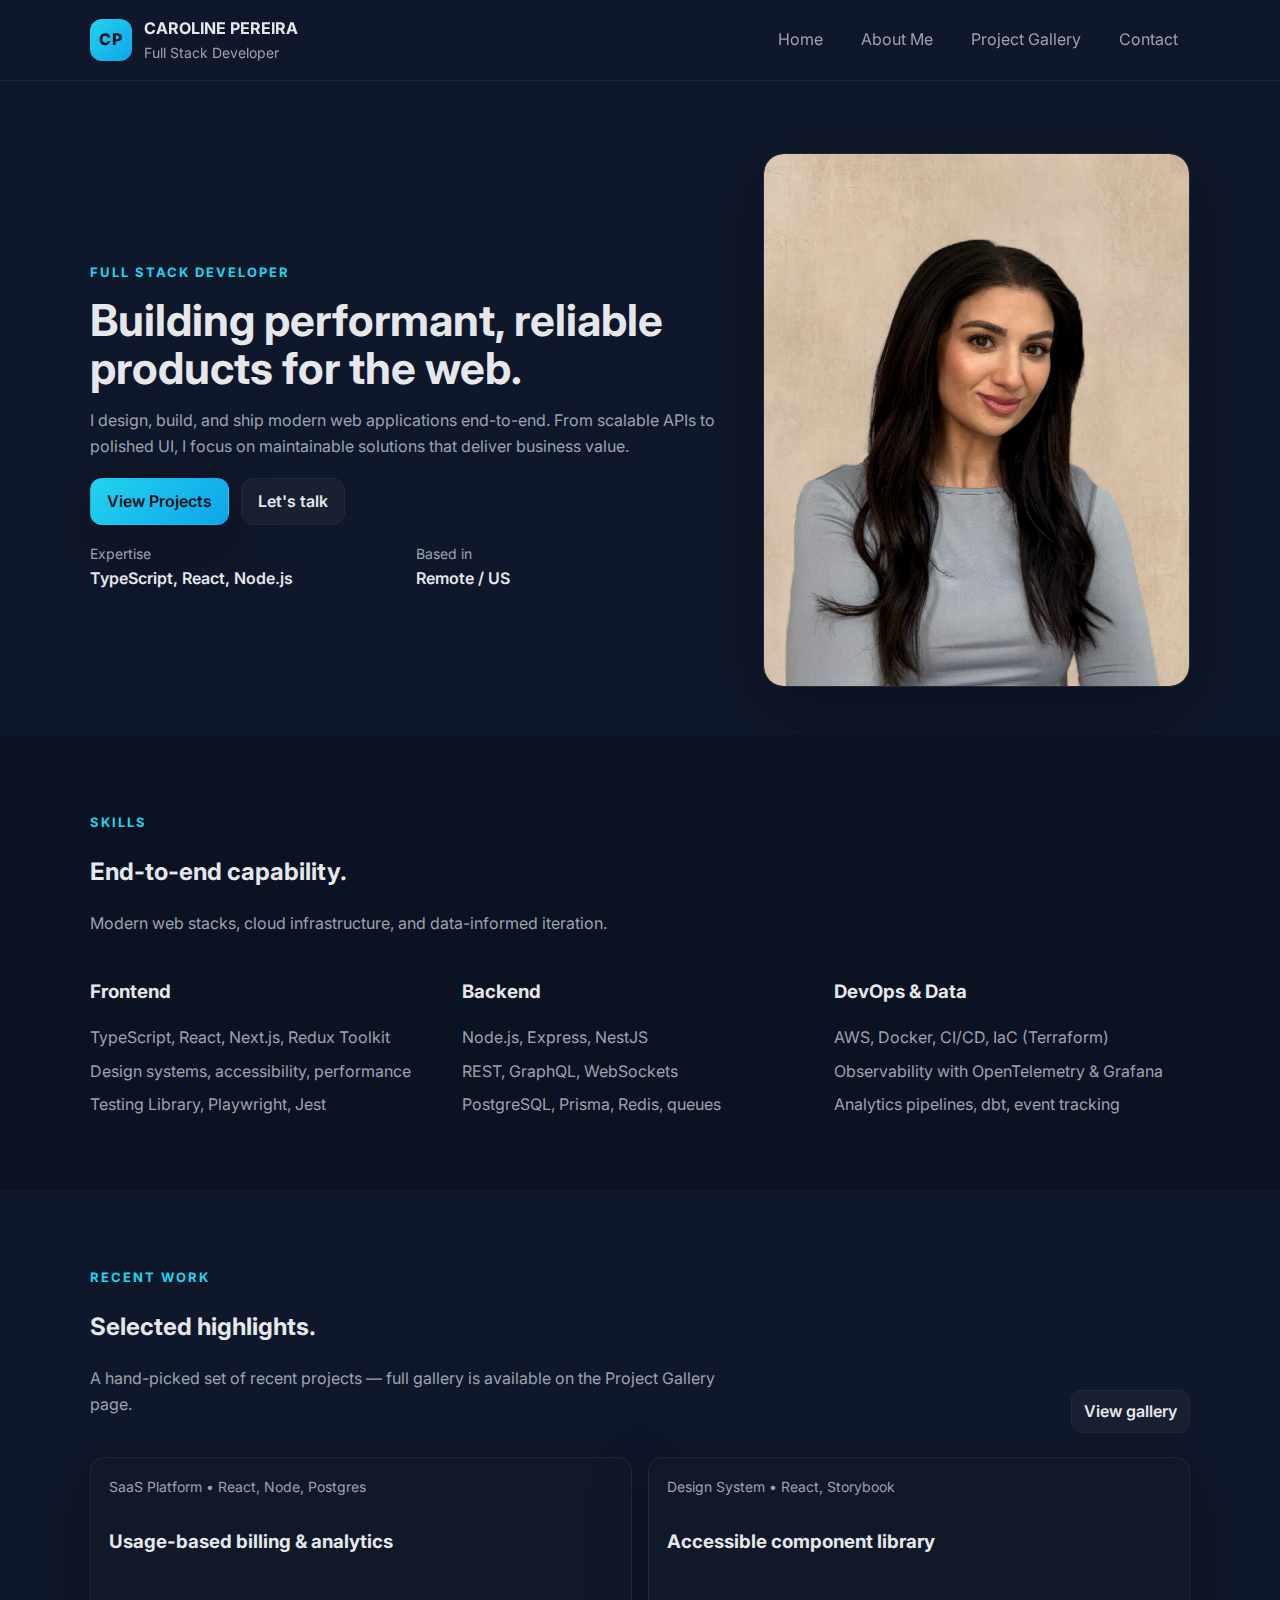
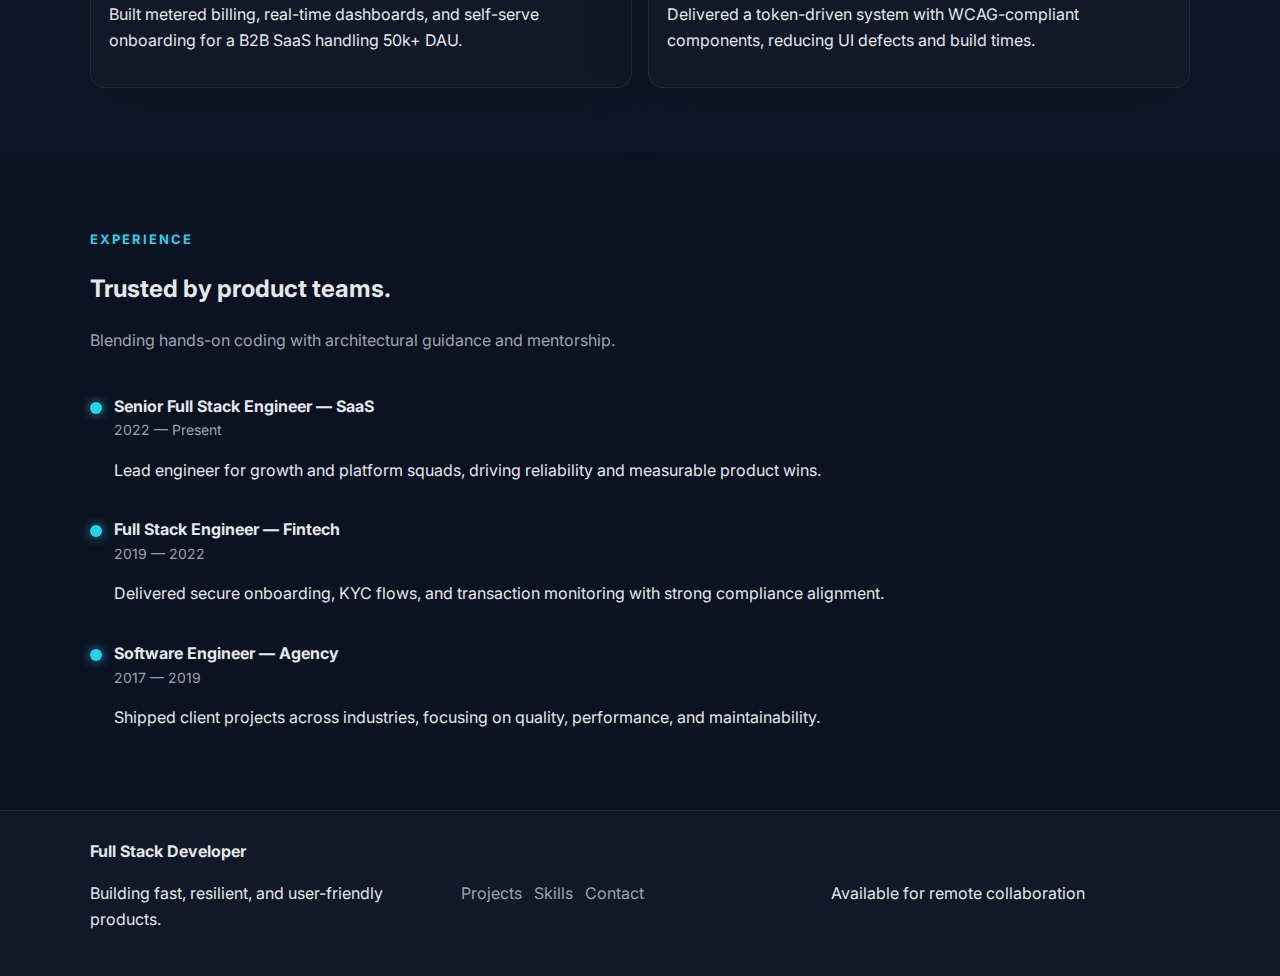
<file: index.html>
<!DOCTYPE html>
<html lang="en">
<head>
  <meta charset="UTF-8">
  <meta name="viewport" content="width=device-width, initial-scale=1.0">
  <title>Full Stack Developer | Portfolio</title>
  <link rel="preconnect" href="https://fonts.googleapis.com">
  <link rel="preconnect" href="https://fonts.gstatic.com" crossorigin>
  <link href="https://fonts.googleapis.com/css2?family=Inter:wght@400;500;600;700&display=swap" rel="stylesheet">
  <link rel="stylesheet" href="style.css">
</head>
<body>
  <a class="skip-link" href="#main">Skip to content</a>
  <header class="site-header">
    <div class="container nav-container">
      <div class="brand">
        <span class="brand-mark">CP</span>
        <div>
          <div class="brand-name">CAROLINE PEREIRA</div>
          <div class="brand-role">Full Stack Developer</div>
        </div>
      </div>
      <nav class="nav" role="navigation" aria-label="Main navigation">
        <button class="nav-toggle" aria-label="Open navigation" aria-expanded="false" aria-controls="primary-nav">
          <span></span>
          <span></span>
          <span></span>
        </button>
        <ul id="primary-nav" class="nav-links">
          <li><a href="index.html">Home</a></li>
          <li><a href="about.html">About Me</a></li>
          <li><a href="projects.html">Project Gallery</a></li>
          <li><a href="contact.html">Contact</a></li>
        </ul>
      </nav>
    </div>
  </header>

  <main>
    <section class="hero">
      <div class="container hero-grid">
        <div class="hero-text">
          <p class="eyebrow">Full Stack Developer</p>
          <h1>Building performant, reliable products for the web.</h1>
          <p class="lede">
            I design, build, and ship modern web applications end-to-end. From scalable APIs to polished UI, I focus on maintainable solutions that deliver business value.
          </p>
          <div class="hero-actions">
            <a class="btn primary" href="projects.html">View Projects</a>
            <a class="btn ghost" href="contact.html">Let's talk</a>
          </div>
          <div class="hero-meta">
            <div>
              <div class="meta-label">Expertise</div>
              <div class="meta-value">TypeScript, React, Node.js</div>
            </div>
            <div>
              <div class="meta-label">Based in</div>
              <div class="meta-value">Remote / US</div>
            </div>
          </div>
        </div>
        <div class="hero-card hero-image">
          <!-- Replace this src with your image file (e.g. assets/portrait.jpg) -->
          <img src="headshot2025.JPEG" alt="Portrait" />
        </div>
      </div>
    </section>

    <!-- About moved to about.html -->

    <section id="skills" class="section bg-muted">
      <div class="container section-header">
        <div>
          <p class="eyebrow">Skills</p>
          <h2>End-to-end capability.</h2>
          <p class="section-lede">Modern web stacks, cloud infrastructure, and data-informed iteration.</p>
        </div>
      </div>
      <div class="container skills-grid">
        <div class="skill-column">
          <h3>Frontend</h3>
          <ul>
            <li>TypeScript, React, Next.js, Redux Toolkit</li>
            <li>Design systems, accessibility, performance</li>
            <li>Testing Library, Playwright, Jest</li>
          </ul>
        </div>
        <div class="skill-column">
          <h3>Backend</h3>
          <ul>
            <li>Node.js, Express, NestJS</li>
            <li>REST, GraphQL, WebSockets</li>
            <li>PostgreSQL, Prisma, Redis, queues</li>
          </ul>
        </div>
        <div class="skill-column">
          <h3>DevOps & Data</h3>
          <ul>
            <li>AWS, Docker, CI/CD, IaC (Terraform)</li>
            <li>Observability with OpenTelemetry & Grafana</li>
            <li>Analytics pipelines, dbt, event tracking</li>
          </ul>
        </div>
      </div>
    </section>

    <!-- Project gallery moved to projects.html -->

    <section id="recent" class="section">
      <div class="container section-header">
        <div>
          <p class="eyebrow">Recent Work</p>
          <h2>Selected highlights.</h2>
          <p class="section-lede">A hand-picked set of recent projects — full gallery is available on the Project Gallery page.</p>
        </div>
        <div class="section-actions">
          <a class="btn ghost small" href="projects.html">View gallery</a>
        </div>
      </div>
      <div class="container project-grid">
        <article class="project-card" data-category="fullstack">
          <div class="project-meta">SaaS Platform • React, Node, Postgres</div>
          <h3>Usage-based billing & analytics</h3>
          <p>Built metered billing, real-time dashboards, and self-serve onboarding for a B2B SaaS handling 50k+ DAU.</p>
        </article>
        <article class="project-card" data-category="frontend">
          <div class="project-meta">Design System • React, Storybook</div>
          <h3>Accessible component library</h3>
          <p>Delivered a token-driven system with WCAG-compliant components, reducing UI defects and build times.</p>
        </article>
      </div>
    </section>

    <section id="experience" class="section bg-muted">
      <div class="container section-header">
        <div>
          <p class="eyebrow">Experience</p>
          <h2>Trusted by product teams.</h2>
          <p class="section-lede">Blending hands-on coding with architectural guidance and mentorship.</p>
        </div>
      </div>
      <div class="container timeline">
        <div class="timeline-item">
          <div class="timeline-dot"></div>
          <div>
            <div class="timeline-role">Senior Full Stack Engineer — SaaS</div>
            <div class="timeline-meta">2022 — Present</div>
            <p>Lead engineer for growth and platform squads, driving reliability and measurable product wins.</p>
          </div>
        </div>
        <div class="timeline-item">
          <div class="timeline-dot"></div>
          <div>
            <div class="timeline-role">Full Stack Engineer — Fintech</div>
            <div class="timeline-meta">2019 — 2022</div>
            <p>Delivered secure onboarding, KYC flows, and transaction monitoring with strong compliance alignment.</p>
          </div>
        </div>
        <div class="timeline-item">
          <div class="timeline-dot"></div>
          <div>
            <div class="timeline-role">Software Engineer — Agency</div>
            <div class="timeline-meta">2017 — 2019</div>
            <p>Shipped client projects across industries, focusing on quality, performance, and maintainability.</p>
          </div>
        </div>
      </div>
    </section>

    <!-- Contact moved to contact.html -->
  </main>

  <footer class="site-footer">
    <div class="container footer-grid">
      <div>
        <div class="brand-name">Full Stack Developer</div>
        <p>Building fast, resilient, and user-friendly products.</p>
      </div>
      <div class="footer-links">
        <a href="#projects">Projects</a>
        <a href="#skills">Skills</a>
        <a href="#contact">Contact</a>
      </div>
      <div class="footer-meta">
        <span>Available for remote collaboration</span>
      </div>
    </div>
  </footer>

  <script src="script.js"></script>
</body>
</html>
</file>
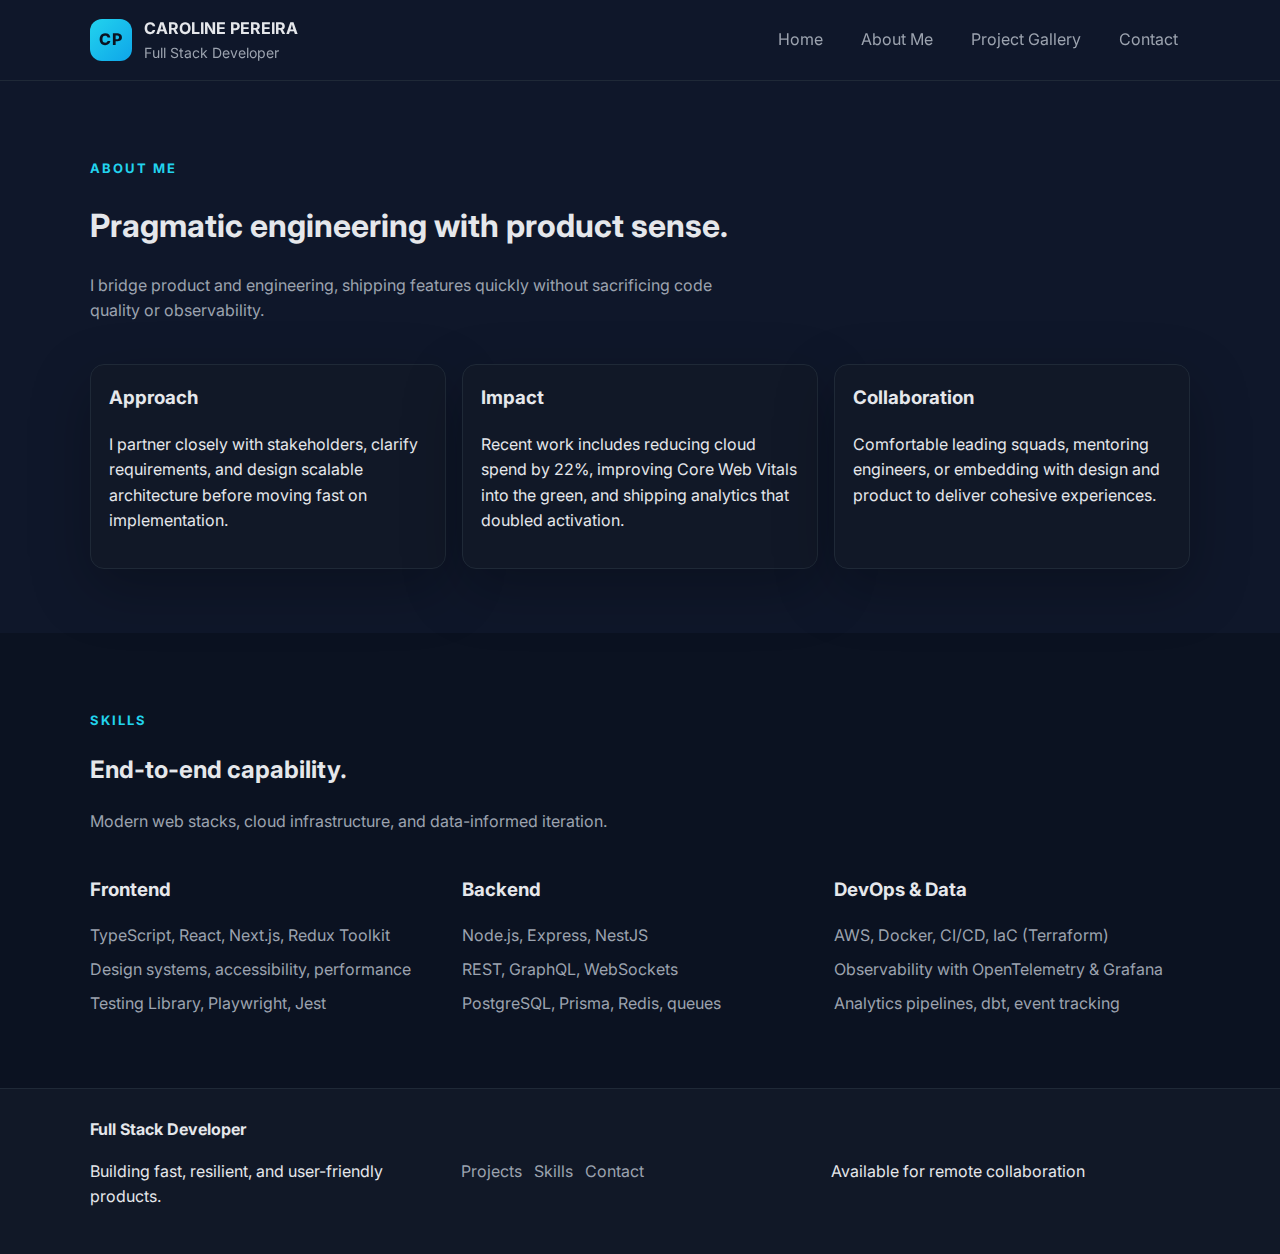
<file: about.html>
<!DOCTYPE html>
<html lang="en">
<head>
  <meta charset="utf-8">
  <meta name="viewport" content="width=device-width, initial-scale=1">
  <title>About — Full Stack Developer</title>
  <link href="https://fonts.googleapis.com/css2?family=Inter:wght@400;500;600;700&display=swap" rel="stylesheet">
  <link rel="stylesheet" href="style.css">
 </head>
<body>
  <a class="skip-link" href="#main">Skip to content</a>
  <header class="site-header">
    <div class="container nav-container">
      <div class="brand">
        <span class="brand-mark">CP</span>
        <div>
          <div class="brand-name">CAROLINE PEREIRA</div>
          <div class="brand-role">Full Stack Developer</div>
        </div>
      </div>
      <nav class="nav" role="navigation" aria-label="Main navigation">
        <button class="nav-toggle" aria-label="Open navigation" aria-expanded="false" aria-controls="primary-nav">
          <span></span>
          <span></span>
          <span></span>
        </button>
        <ul id="primary-nav" class="nav-links">
          <li><a href="index.html">Home</a></li>
          <li><a href="about.html">About Me</a></li>
          <li><a href="projects.html">Project Gallery</a></li>
          <li><a href="contact.html">Contact</a></li>
        </ul>
      </nav>
    </div>
  </header>

  <main id="main">
    <section class="section">
      <div class="container section-header">
        <div>
              <p class="eyebrow">About Me</p>
              <h1>Pragmatic engineering with product sense.</h1>
          <p class="section-lede">I bridge product and engineering, shipping features quickly without sacrificing code quality or observability.</p>
        </div>
      </div>
      <div class="container about-grid">
        <div class="about-card">
          <h3>Approach</h3>
          <p>I partner closely with stakeholders, clarify requirements, and design scalable architecture before moving fast on implementation.</p>
        </div>
        <div class="about-card">
          <h3>Impact</h3>
          <p>Recent work includes reducing cloud spend by 22%, improving Core Web Vitals into the green, and shipping analytics that doubled activation.</p>
        </div>
        <div class="about-card">
          <h3>Collaboration</h3>
          <p>Comfortable leading squads, mentoring engineers, or embedding with design and product to deliver cohesive experiences.</p>
        </div>
      </div>
    </section>

    <section class="section bg-muted">
      <div class="container section-header">
        <div>
          <p class="eyebrow">Skills</p>
          <h2>End-to-end capability.</h2>
          <p class="section-lede">Modern web stacks, cloud infrastructure, and data-informed iteration.</p>
        </div>
      </div>
      <div class="container skills-grid">
        <div class="skill-column">
          <h3>Frontend</h3>
          <ul>
            <li>TypeScript, React, Next.js, Redux Toolkit</li>
            <li>Design systems, accessibility, performance</li>
            <li>Testing Library, Playwright, Jest</li>
          </ul>
        </div>
        <div class="skill-column">
          <h3>Backend</h3>
          <ul>
            <li>Node.js, Express, NestJS</li>
            <li>REST, GraphQL, WebSockets</li>
            <li>PostgreSQL, Prisma, Redis, queues</li>
          </ul>
        </div>
        <div class="skill-column">
          <h3>DevOps & Data</h3>
          <ul>
            <li>AWS, Docker, CI/CD, IaC (Terraform)</li>
            <li>Observability with OpenTelemetry & Grafana</li>
            <li>Analytics pipelines, dbt, event tracking</li>
          </ul>
        </div>
      </div>
    </section>
  </main>

  <footer class="site-footer">
    <div class="container footer-grid">
      <div>
        <div class="brand-name">Full Stack Developer</div>
        <p>Building fast, resilient, and user-friendly products.</p>
      </div>
      <div class="footer-links">
        <a href="projects.html">Projects</a>
        <a href="index.html#skills">Skills</a>
        <a href="contact.html">Contact</a>
      </div>
      <div class="footer-meta">
        <span>Available for remote collaboration</span>
      </div>
    </div>
  </footer>

  <script src="script.js"></script>
</body>
</html>
</file>
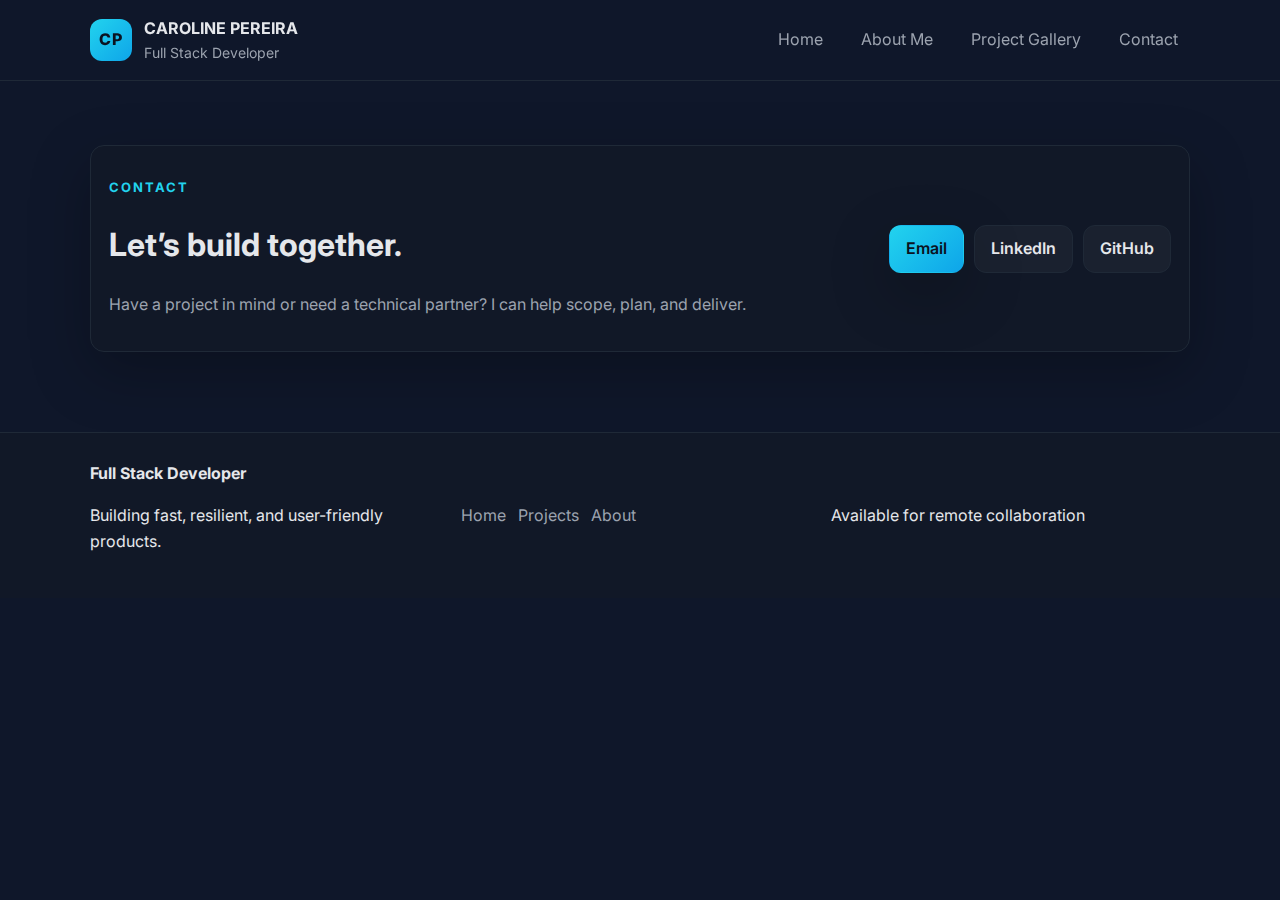
<file: contact.html>
<!DOCTYPE html>
<html lang="en">
<head>
  <meta charset="utf-8">
  <meta name="viewport" content="width=device-width, initial-scale=1">
  <title>Contact — Full Stack Developer</title>
  <link href="https://fonts.googleapis.com/css2?family=Inter:wght@400;500;600;700&display=swap" rel="stylesheet">
  <link rel="stylesheet" href="style.css">
</head>
<body>
  <a class="skip-link" href="#main">Skip to content</a>
  <header class="site-header">
    <div class="container nav-container">
      <div class="brand">
        <span class="brand-mark">CP</span>
        <div>
          <div class="brand-name">CAROLINE PEREIRA</div>
          <div class="brand-role">Full Stack Developer</div>
        </div>
      </div>
      <nav class="nav" role="navigation" aria-label="Main navigation">
        <button class="nav-toggle" aria-label="Open navigation" aria-expanded="false" aria-controls="primary-nav">
          <span></span>
          <span></span>
          <span></span>
        </button>
        <ul id="primary-nav" class="nav-links">
          <li><a href="index.html">Home</a></li>
          <li><a href="about.html">About Me</a></li>
          <li><a href="projects.html">Project Gallery</a></li>
          <li><a href="contact.html">Contact</a></li>
        </ul>
      </nav>
    </div>
  </header>

  <main id="main">
    <section class="section contact">
      <div class="container contact-card">
        <div>
          <p class="eyebrow">Contact</p>
          <h1>Let’s build together.</h1>
          <p class="section-lede">Have a project in mind or need a technical partner? I can help scope, plan, and deliver.</p>
        </div>
        <div class="contact-actions">
          <a class="btn primary" href="mailto:hello@example.com">Email</a>
          <a class="btn ghost" href="https://www.linkedin.com" target="_blank" rel="noreferrer">LinkedIn</a>
          <a class="btn ghost" href="https://github.com" target="_blank" rel="noreferrer">GitHub</a>
        </div>
      </div>
    </section>
  </main>

  <footer class="site-footer">
    <div class="container footer-grid">
      <div>
        <div class="brand-name">Full Stack Developer</div>
        <p>Building fast, resilient, and user-friendly products.</p>
      </div>
      <div class="footer-links">
        <a href="index.html">Home</a>
        <a href="projects.html">Projects</a>
        <a href="about.html">About</a>
      </div>
      <div class="footer-meta">
        <span>Available for remote collaboration</span>
      </div>
    </div>
  </footer>

  <script src="script.js"></script>
</body>
</html>
</file>
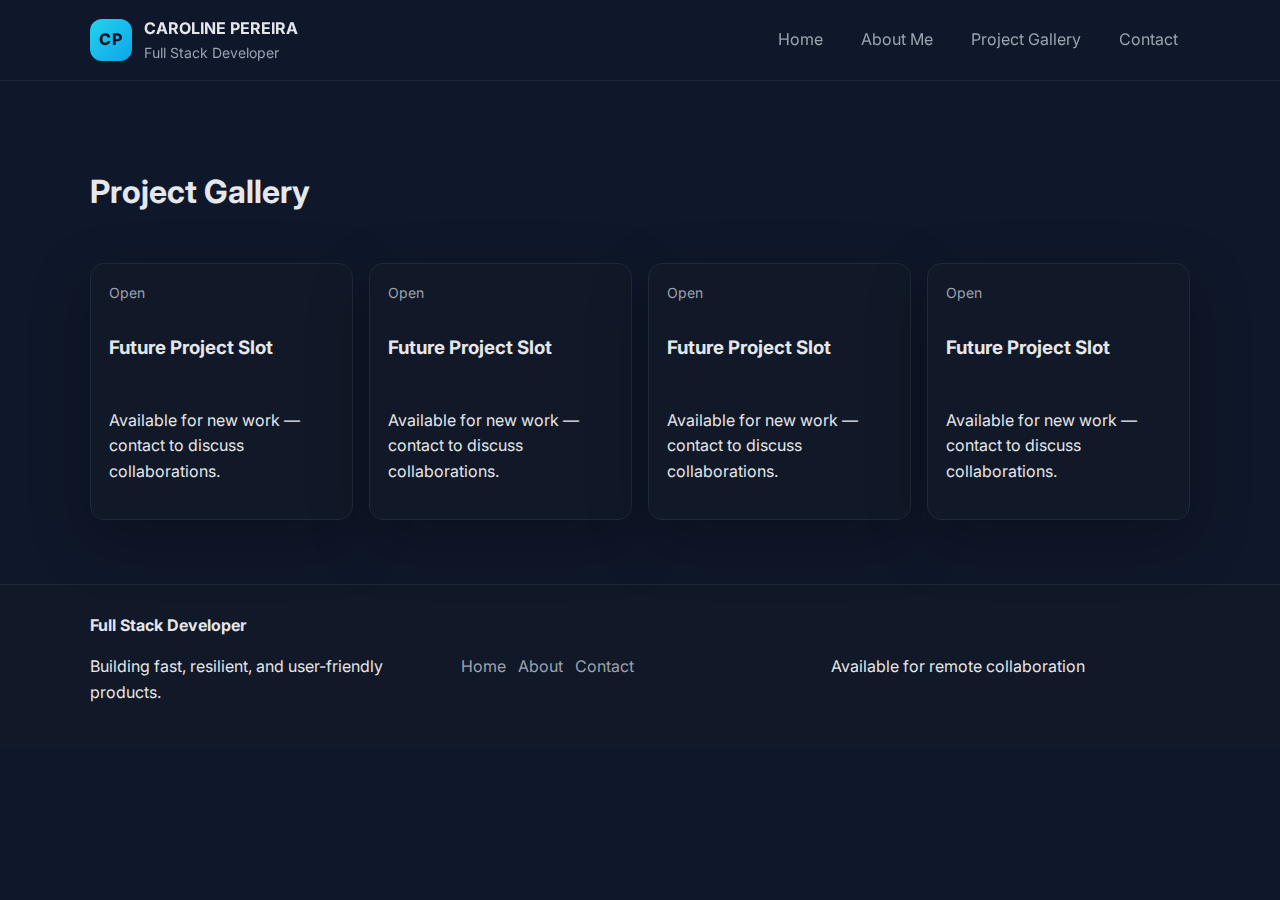
<file: projects.html>
<!DOCTYPE html>
<html lang="en">
<head>
  <meta charset="utf-8">
  <meta name="viewport" content="width=device-width, initial-scale=1">
  <title>Projects — Full Stack Developer</title>
  <link href="https://fonts.googleapis.com/css2?family=Inter:wght@400;500;600;700&display=swap" rel="stylesheet">
  <link rel="stylesheet" href="style.css">
</head>
<body>
  <a class="skip-link" href="#main">Skip to content</a>
  <header class="site-header">
    <div class="container nav-container">
      <div class="brand">
        <span class="brand-mark">CP</span>
        <div>
          <div class="brand-name">CAROLINE PEREIRA</div>
          <div class="brand-role">Full Stack Developer</div>
        </div>
      </div>
      <nav class="nav" role="navigation" aria-label="Main navigation">
        <button class="nav-toggle" aria-label="Open navigation" aria-expanded="false" aria-controls="primary-nav">
          <span></span>
          <span></span>
          <span></span>
        </button>
        <ul id="primary-nav" class="nav-links">
          <li><a href="index.html">Home</a></li>
          <li><a href="about.html">About Me</a></li>
          <li><a href="projects.html">Project Gallery</a></li>
          <li><a href="contact.html">Contact</a></li>
        </ul>
      </nav>
    </div>
  </header>

  <main id="main">
    <section class="section">
      <div class="container section-header">
        <div>
          <h1>Project Gallery</h1>
          <!-- Description intentionally removed: simplified gallery with open tiles -->
        </div>
      </div>
      <div class="container project-grid">
        <article class="project-card">
          <div class="project-meta">Open</div>
          <h3>Future Project Slot</h3>
          <p>Available for new work — contact to discuss collaborations.</p>
        </article>
        <article class="project-card">
          <div class="project-meta">Open</div>
          <h3>Future Project Slot</h3>
          <p>Available for new work — contact to discuss collaborations.</p>
        </article>
        <article class="project-card">
          <div class="project-meta">Open</div>
          <h3>Future Project Slot</h3>
          <p>Available for new work — contact to discuss collaborations.</p>
        </article>
        <article class="project-card">
          <div class="project-meta">Open</div>
          <h3>Future Project Slot</h3>
          <p>Available for new work — contact to discuss collaborations.</p>
        </article>
      </div>
    </section>
  </main>

  <footer class="site-footer">
    <div class="container footer-grid">
      <div>
        <div class="brand-name">Full Stack Developer</div>
        <p>Building fast, resilient, and user-friendly products.</p>
      </div>
      <div class="footer-links">
        <a href="index.html">Home</a>
        <a href="about.html">About</a>
        <a href="contact.html">Contact</a>
      </div>
      <div class="footer-meta">
        <span>Available for remote collaboration</span>
      </div>
    </div>
  </footer>

  <script src="script.js"></script>
</body>
</html>
</file>
<file: style.css>
*,
*::before,
*::after {
  box-sizing: border-box;
}

:root {
  --bg: #0f172a;
  --panel: #111827;
  --muted: #0b1221;
  --text: #e5e7eb;
  --subtle: #9ca3af;
  --accent: #22d3ee;
  --accent-strong: #0ea5e9;
  --border: #1f2937;
  --card: #0f172a;
  --shadow: 0 20px 60px rgba(0, 0, 0, 0.25);
  --radius: 14px;
  --radius-sm: 10px;
  --radius-lg: 20px;
}

body {
  margin: 0;
  font-family: 'Inter', system-ui, -apple-system, BlinkMacSystemFont, 'Segoe UI', sans-serif;
  background: var(--bg);
  color: var(--text);
  line-height: 1.6;
  /* Fluid font sizing for better readability on different viewports */
  font-size: clamp(15px, 1.6vw, 16px);
  min-height: 100vh;
}

a {
  color: inherit;
  text-decoration: none;
}

img {
  max-width: 100%;
  display: block;
}

.skip-link {
  position: absolute;
  left: -999px;
  top: 8px;
  background: var(--panel);
  color: var(--text);
  padding: 8px 12px;
  z-index: 9999;
  border-radius: 8px;
}

.skip-link:focus {
  left: 12px;
}

.container {
  width: min(1100px, 94vw);
  margin: 0 auto;
}

.site-header {
  position: sticky;
  top: 0;
  z-index: 20;
  backdrop-filter: blur(12px);
  background: rgba(15, 23, 42, 0.85);
  border-bottom: 1px solid var(--border);
}

.nav-container {
  display: flex;
  align-items: center;
  justify-content: space-between;
  padding: 16px 0;
}

.brand {
  display: flex;
  gap: 12px;
  align-items: center;
}

.brand-mark {
  background: linear-gradient(135deg, var(--accent), var(--accent-strong));
  color: #0b1221;
  width: 42px;
  height: 42px;
  display: grid;
  place-items: center;
  border-radius: 12px;
  font-weight: 800;
  letter-spacing: 1px;
}

.brand-name {
  font-weight: 700;
}

.brand-role {
  color: var(--subtle);
  font-size: 14px;
}

.nav {
  display: flex;
  align-items: center;
  gap: 20px;
}

.nav-links {
  list-style: none;
  display: flex;
  gap: 14px;
  margin: 0;
  padding: 0;
}

.nav-links a,
.nav-links button {
  padding: 8px 12px;
  border-radius: 10px;
  color: var(--subtle);
  transition: color 0.2s ease, background 0.2s ease;
  background: transparent;
  border: none;
  font: inherit;
  cursor: pointer;
}

.nav-links a:hover,
.nav-links a:focus,
.nav-links button:hover,
.nav-links button:focus {
  color: var(--text);
  background: rgba(255, 255, 255, 0.04);
  outline: none;
}

.nav-toggle {
  display: none;
  flex-direction: column;
  gap: 5px;
  width: 42px;
  height: 42px;
  border-radius: 12px;
  border: 1px solid var(--border);
  background: var(--panel);
  padding: 10px;
}

.nav-toggle span {
  display: block;
  height: 2px;
  background: var(--text);
}

.hero {
  padding: 72px 0 48px;
}

.hero-grid {
  display: grid;
  grid-template-columns: 1.2fr 0.8fr;
  gap: 32px;
  align-items: center;
}

.hero-text h1 {
  font-size: clamp(32px, 4vw, 44px);
  line-height: 1.1;
  margin: 8px 0 12px;
}

.eyebrow {
  text-transform: uppercase;
  letter-spacing: 2px;
  font-weight: 700;
  color: var(--accent);
  font-size: 13px;
}

.lede {
  color: var(--subtle);
  font-size: 16px;
}

.hero-actions {
  display: flex;
  gap: 12px;
  margin: 18px 0;
}

.btn {
  display: inline-flex;
  align-items: center;
  justify-content: center;
  gap: 6px;
  padding: 10px 16px;
  border-radius: 12px;
  border: 1px solid var(--border);
  color: var(--text);
  background: var(--panel);
  font-weight: 600;
  cursor: pointer;
  transition: transform 0.15s ease, box-shadow 0.2s ease, background 0.2s ease, border-color 0.2s ease;
}

.btn.primary {
  background: linear-gradient(135deg, var(--accent), var(--accent-strong));
  color: #0b1221;
  border: 1px solid transparent;
  box-shadow: var(--shadow);
}

.btn.ghost {
  background: rgba(255, 255, 255, 0.04);
}

.btn.small {
  padding: 8px 12px;
  border-radius: 10px;
}

.btn.full {
  width: 100%;
}

.btn:hover {
  transform: translateY(-1px);
  border-color: rgba(255, 255, 255, 0.16);
}

.hero-meta {
  display: grid;
  grid-template-columns: repeat(auto-fit, minmax(160px, 1fr));
  gap: 12px;
  margin-top: 12px;
}

.meta-label {
  color: var(--subtle);
  font-size: 14px;
}

.meta-value {
  font-weight: 600;
}

.hero-card {
  background: var(--panel);
  border: 1px solid var(--border);
  border-radius: var(--radius-lg);
  padding: 20px;
  box-shadow: var(--shadow);
  display: grid;
  gap: 14px;
}

/* Image variant for the hero card */
.hero-card.hero-image {
  padding: 0;
  overflow: hidden;
  /* Use an aspect ratio so the image frames predictably across sizes */
  aspect-ratio: 4 / 5;
  min-height: 220px;
}

.hero-card.hero-image img {
  width: 100%;
  height: 100%;
  object-fit: cover;
  display: block;
  border-radius: var(--radius-lg);
}

.card-head {
  display: flex;
  align-items: center;
  gap: 8px;
  color: var(--subtle);
}

.status-dot {
  width: 12px;
  height: 12px;
  border-radius: 50%;
  background: radial-gradient(circle at 30% 30%, #fff, var(--accent-strong));
  box-shadow: 0 0 16px rgba(34, 211, 238, 0.7);
}

.card-body {
  display: grid;
  grid-template-columns: repeat(auto-fit, minmax(130px, 1fr));
  gap: 10px;
}

.stat-value {
  font-size: 20px;
  font-weight: 700;
}

.stat-label {
  color: var(--subtle);
  font-size: 14px;
}

.card-foot {
  background: rgba(255, 255, 255, 0.02);
  border-radius: var(--radius);
  padding: 14px;
  border: 1px solid var(--border);
  color: var(--subtle);
  display: grid;
  gap: 10px;
}

.section {
  padding: 64px 0;
}

.bg-muted {
  background: var(--muted);
}

.section-header {
  display: flex;
  align-items: flex-end;
  justify-content: space-between;
  gap: 16px;
  flex-wrap: wrap;
}

.section-lede {
  color: var(--subtle);
  max-width: 640px;
}

.section-actions {
  display: flex;
  gap: 8px;
  flex-wrap: wrap;
}

.about-grid,
.skills-grid,
.project-grid {
  display: grid;
  gap: 16px;
  margin-top: 24px;
}

.about-grid {
  grid-template-columns: repeat(auto-fit, minmax(240px, 1fr));
}

.about-card,
.project-card,
.contact-card {
  background: var(--panel);
  border: 1px solid var(--border);
  border-radius: var(--radius);
  padding: 18px;
  box-shadow: var(--shadow);
}

.about-card h3 {
  margin-top: 0;
}

.skills-grid {
  grid-template-columns: repeat(auto-fit, minmax(220px, 1fr));
}

.skill-column h3 {
  margin-top: 0;
}

.skill-column ul {
  list-style: none;
  padding: 0;
  margin: 10px 0 0;
  color: var(--subtle);
}

.skill-column li {
  margin: 8px 0;
}

.project-grid {
  grid-template-columns: repeat(auto-fit, minmax(260px, 1fr));
}

.project-card {
  display: grid;
  gap: 10px;
}

.project-meta {
  color: var(--subtle);
  font-size: 14px;
}

.project-card ul {
  margin: 0;
  padding-left: 18px;
  color: var(--subtle);
}

.timeline {
  display: grid;
  gap: 18px;
  margin-top: 24px;
}

.timeline-item {
  display: grid;
  grid-template-columns: auto 1fr;
  gap: 12px;
  align-items: start;
}

.timeline-dot {
  width: 12px;
  height: 12px;
  margin-top: 8px;
  border-radius: 50%;
  background: var(--accent);
  box-shadow: 0 0 12px rgba(34, 211, 238, 0.7);
}

.timeline-role {
  font-weight: 700;
}

.timeline-meta {
  color: var(--subtle);
  font-size: 14px;
}

.contact {
  padding-bottom: 80px;
}

.contact-card {
  display: flex;
  flex-wrap: wrap;
  justify-content: space-between;
  gap: 16px;
  align-items: center;
}

.contact-actions {
  display: flex;
  gap: 10px;
  flex-wrap: wrap;
}

.site-footer {
  border-top: 1px solid var(--border);
  padding: 28px 0;
  background: var(--panel);
}

.footer-grid {
  display: grid;
  grid-template-columns: repeat(auto-fit, minmax(200px, 1fr));
  gap: 12px;
  align-items: center;
}

.footer-links {
  display: flex;
  gap: 12px;
  flex-wrap: wrap;
}

.footer-links a {
  color: var(--subtle);
}

.footer-links a:hover {
  color: var(--text);
}

@media (max-width: 900px) {
  .hero-grid {
    grid-template-columns: 1fr;
  }

  .nav-links {
    position: absolute;
    top: 70px;
    right: 20px;
    background: var(--panel);
    border: 1px solid var(--border);
    border-radius: var(--radius);
    padding: 12px;
    display: none;
    flex-direction: column;
    width: min(260px, 86vw);
  }

  .nav-links.open {
    display: flex;
  }

  .nav-toggle {
    display: inline-flex;
  }

  /* Make nav buttons full width and easier to tap on mobile */
  .nav-links button,
  .nav-links a {
    display: block;
    width: 100%;
    padding: 12px 14px;
    text-align: left;
    border-radius: 8px;
  }
}

@media (max-width: 640px) {
  .nav-container {
    padding: 14px 0;
  }

  .hero {
    padding-top: 42px;
  }

  .hero-actions {
    flex-wrap: wrap;
  }

  .section {
    padding: 48px 0;
  }

  /* Slightly smaller hero image on very small screens */
  .hero-card.hero-image {
    min-height: 180px;
    aspect-ratio: 3 / 4;
  }
}

@media (max-width: 480px) {
  .hero-text h1 {
    font-size: clamp(22px, 6.5vw, 28px);
  }

  .project-grid {
    gap: 12px;
  }

  .section-header {
    gap: 12px;
  }
}

/* Accessible focus style for keyboard users */
.nav-links a:focus-visible,
.nav-links button:focus-visible {
  outline: none;
  box-shadow: 0 0 0 4px rgba(34, 211, 238, 0.12);
  border-radius: 10px;
}
</file>
